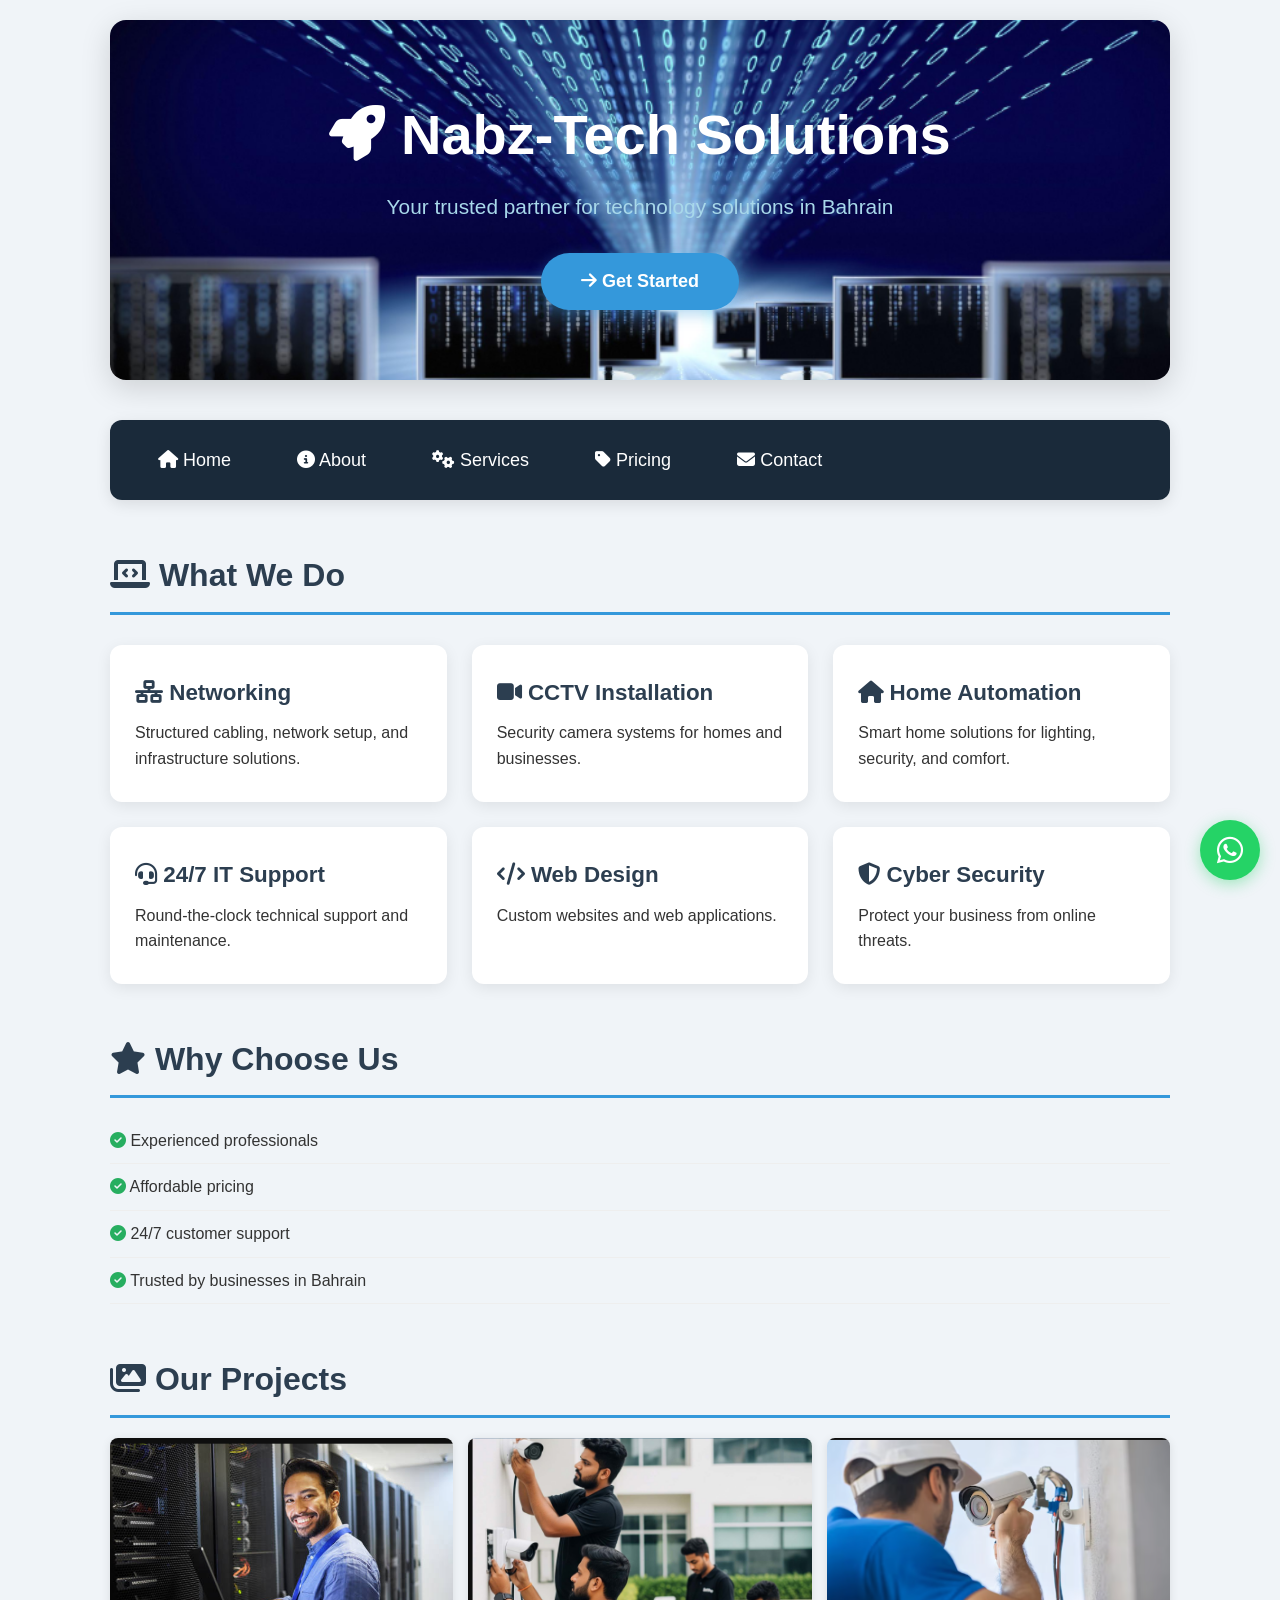
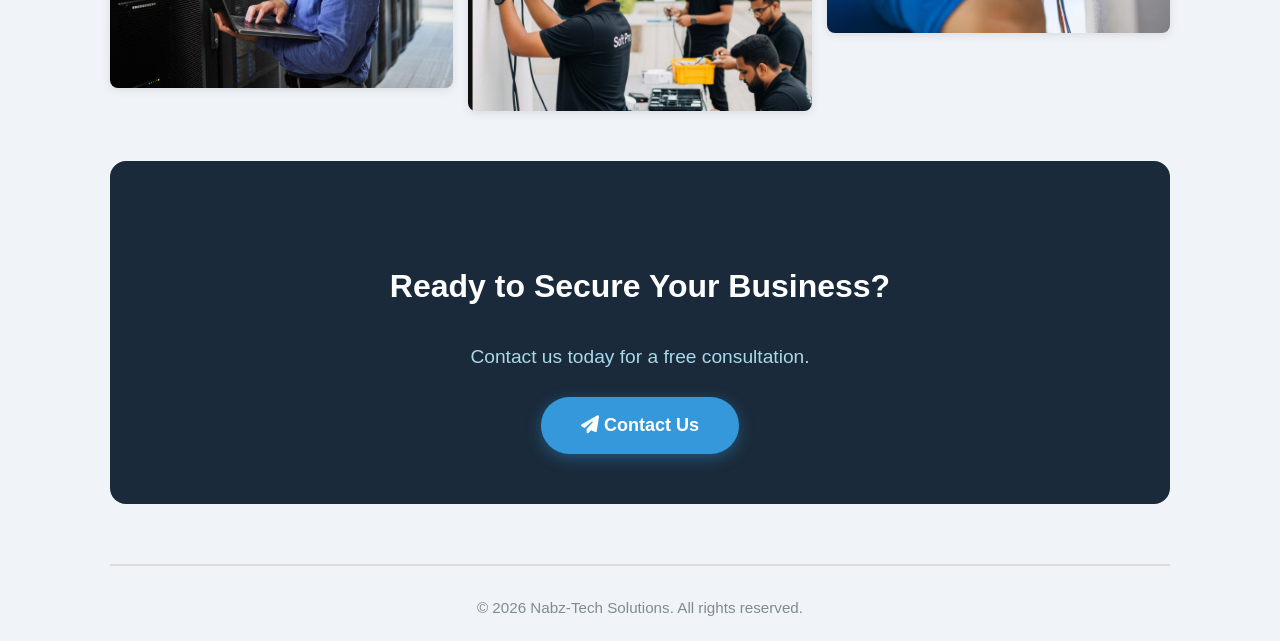
<file: index.html>
<!DOCTYPE html>
<html>
<head>
    <title>Nabz-Tech Solutions</title>
    <meta charset="UTF-8">
    <meta name="viewport" content="width=device-width, initial-scale=1.0">
    
    <!-- ===== CSS ===== -->
    <link rel="stylesheet" href="style.css">
    
    <!-- ===== FONT AWESOME ICONS ===== -->
    <link rel="stylesheet" href="https://cdnjs.cloudflare.com/ajax/libs/font-awesome/6.4.0/css/all.min.css">

    <!-- ===== WEB APP / PWA SETUP ===== -->
    <meta name="apple-mobile-web-app-capable" content="yes">
    <meta name="mobile-web-app-capable" content="yes">
    <meta name="apple-mobile-web-app-title" content="Nabz-Tech">
    <meta name="application-name" content="Nabz-Tech">
    <meta name="theme-color" content="#3498db">
    <link rel="manifest" href="manifest.json">
    <link rel="icon" type="image/png" sizes="192x192" href="nabz.png">
</head>
<body>

    <!-- ===== HERO SECTION ===== -->
    <header class="hero" style="background-image: url('back.png'); background-size: cover; background-position: center;">
        <h1><i class="fas fa-rocket"></i> Nabz-Tech Solutions</h1>
        <p class="subtitle">Your trusted partner for technology solutions in Bahrain</p>
        <a href="services.html" class="cta-button"><i class="fas fa-arrow-right"></i> Get Started</a>
    </header>
    <!-- ===== NAVIGATION ===== -->
    <nav>
        <a href="index.html"><i class="fas fa-home"></i> Home</a>
        <a href="about.html"><i class="fas fa-info-circle"></i> About</a>
        <a href="services.html"><i class="fas fa-cogs"></i> Services</a>
        <a href="pricing.html"><i class="fas fa-tag"></i> Pricing</a>
        <a href="contact.html"><i class="fas fa-envelope"></i> Contact</a>
    </nav>

    <!-- ===== WHAT WE DO ===== -->
    <section>
        <h2><i class="fas fa-laptop-code"></i> What We Do</h2>
        <div class="services-grid">
            <div class="service-card">
                <h3><i class="fas fa-network-wired"></i> Networking</h3>
                <p>Structured cabling, network setup, and infrastructure solutions.</p>
            </div>
            <div class="service-card">
                <h3><i class="fas fa-video"></i> CCTV Installation</h3>
                <p>Security camera systems for homes and businesses.</p>
            </div>
            <div class="service-card">
                <h3><i class="fas fa-home"></i> Home Automation</h3>
                <p>Smart home solutions for lighting, security, and comfort.</p>
            </div>
            <div class="service-card">
                <h3><i class="fas fa-headset"></i> 24/7 IT Support</h3>
                <p>Round-the-clock technical support and maintenance.</p>
            </div>
            <div class="service-card">
                <h3><i class="fas fa-code"></i> Web Design</h3>
                <p>Custom websites and web applications.</p>
            </div>
            <div class="service-card">
                <h3><i class="fas fa-shield-alt"></i> Cyber Security</h3>
                <p>Protect your business from online threats.</p>
            </div>
        </div>
    </section>

    <!-- ===== WHY CHOOSE US ===== -->
    <section>
        <h2><i class="fas fa-star"></i> Why Choose Us</h2>
        <ul>
            <li><i class="fas fa-check-circle" style="color: #27ae60;"></i> Experienced professionals</li>
            <li><i class="fas fa-check-circle" style="color: #27ae60;"></i> Affordable pricing</li>
            <li><i class="fas fa-check-circle" style="color: #27ae60;"></i> 24/7 customer support</li>
            <li><i class="fas fa-check-circle" style="color: #27ae60;"></i> Trusted by businesses in Bahrain</li>
        </ul>
    </section>

    <!-- ===== OUR PROJECTS ===== -->
    <section>
        <h2><i class="fas fa-images"></i> Our Projects</h2>
        <div style="display: grid; grid-template-columns: repeat(auto-fit, minmax(200px, 1fr)); gap: 15px;">
            <img src="server.png" alt="Project 1" style="width: 100%; border-radius: 8px; box-shadow: 0 2px 10px rgba(0,0,0,0.1);">
            <img src="security.png" alt="Project 2" style="width: 100%; border-radius: 8px; box-shadow: 0 2px 10px rgba(0,0,0,0.1);">
            <img src="cctv1.png" alt="Project 3" style="width: 100%; border-radius: 8px; box-shadow: 0 2px 10px rgba(0,0,0,0.1);">
        </div>
    </section>

    <!-- ===== CALL TO ACTION ===== -->
    <section class="cta-section">
        <h2>Ready to Secure Your Business?</h2>
        <p>Contact us today for a free consultation.</p>
        <a href="contact.html" class="cta-button"><i class="fas fa-paper-plane"></i> Contact Us</a>
    </section>

    <!-- ===== FOOTER ===== -->
    <footer>
        <p>&copy; 2026 Nabz-Tech Solutions. All rights reserved.</p>
    </footer>

    <!-- ===== FLOATING WHATSAPP BUTTON ===== -->
    <a href="https://wa.me/97333310360?text=Hi%20Nabz-Tech%20Solutions!%20I%20need%20your%20services." 
       target="_blank" 
       style="position: fixed; 
              bottom: 20px; 
              right: 20px; 
              background: #25D366; 
              color: white; 
              width: 60px; 
              height: 60px; 
              border-radius: 50%; 
              display: flex; 
              align-items: center; 
              justify-content: center; 
              font-size: 30px; 
              box-shadow: 0 4px 15px rgba(37, 211, 102, 0.4); 
              text-decoration: none; 
              z-index: 999;
              transition: transform 0.3s;"
       onmouseover="this.style.transform='scale(1.1)'" 
       onmouseout="this.style.transform='scale(1)'">
        <i class="fab fa-whatsapp"></i>
    </a>

    <!-- ===== REGISTER SERVICE WORKER (FOR WEB APP) ===== -->
    <script>
        // Register Service Worker for Web App
        if ('serviceWorker' in navigator) {
            navigator.serviceWorker.register('/nabztech.github.io/sw.js')
                .then(() => console.log('✅ Service Worker registered!'))
                .catch(err => console.log('❌ Service Worker error:', err));
        }
    </script>

</body>
</html>
</file>
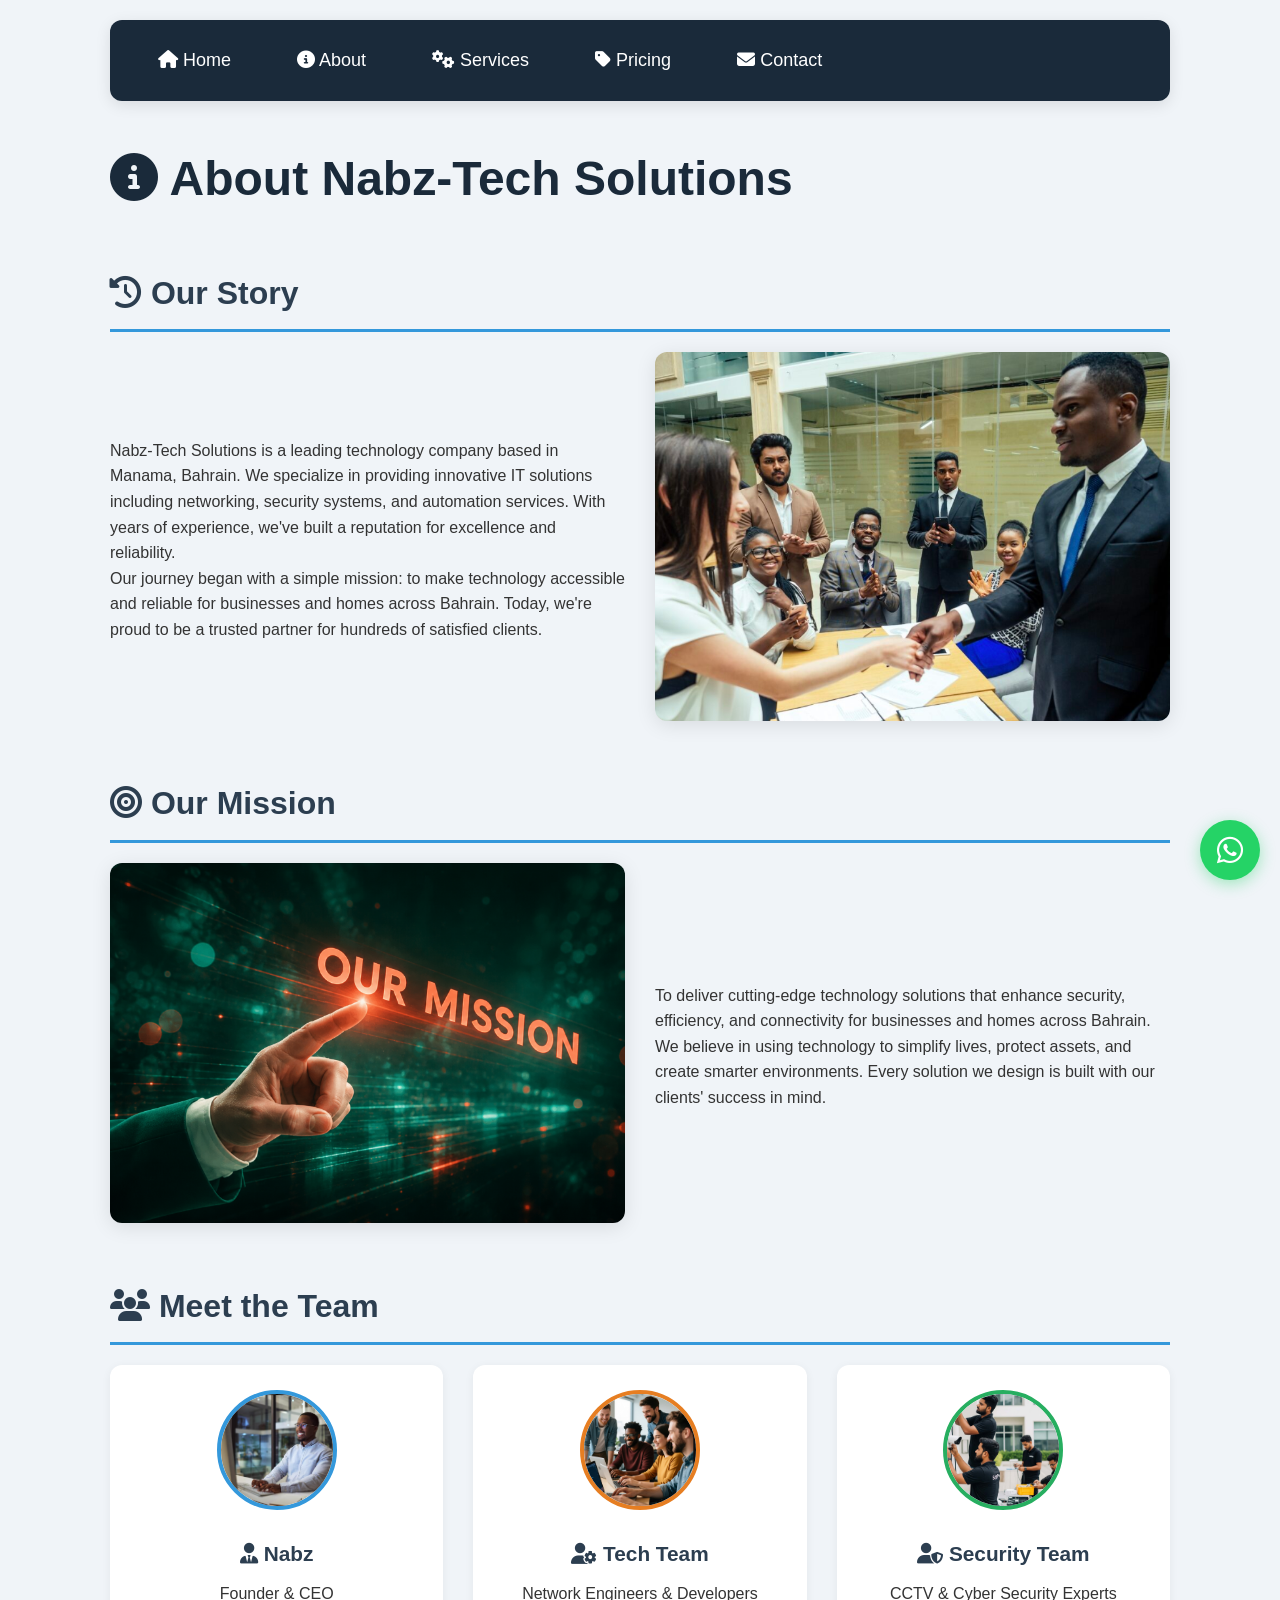
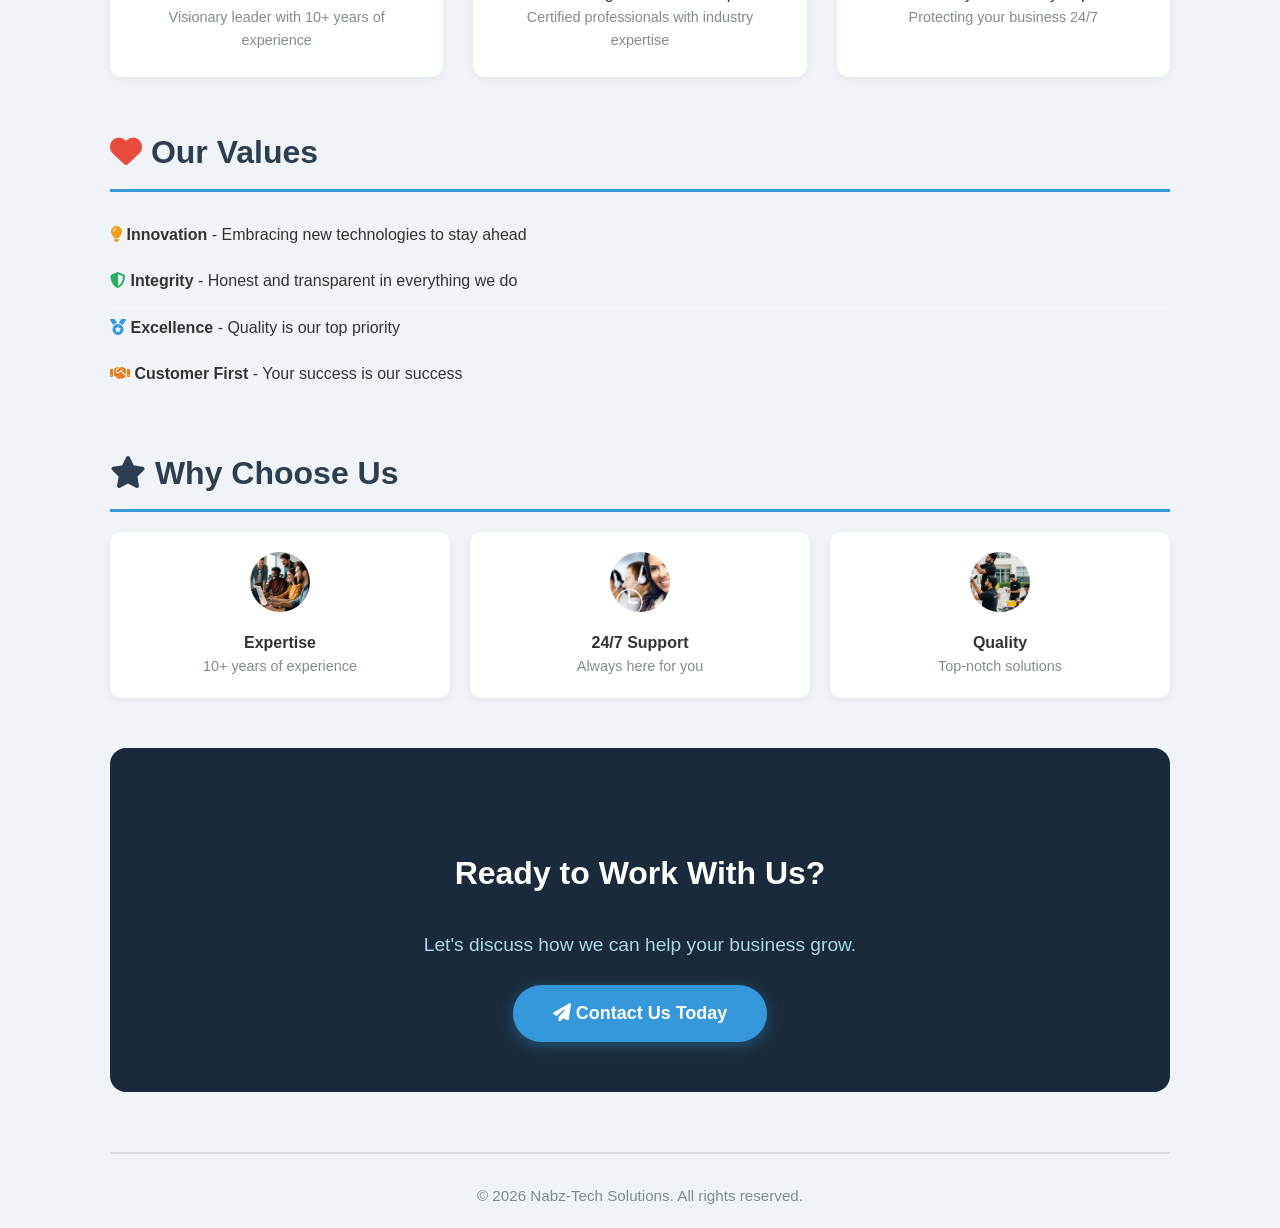
<file: about.html>
<!DOCTYPE html>
<html>
<head>
    <title>About Nabz-Tech</title>
    <link rel="stylesheet" href="style.css">
    <!-- Font Awesome Icons -->
    <link rel="stylesheet" href="https://cdnjs.cloudflare.com/ajax/libs/font-awesome/6.4.0/css/all.min.css">
</head>
<body>
    <nav>
    <a href="index.html"><i class="fas fa-home"></i> Home</a>
    <a href="about.html"><i class="fas fa-info-circle"></i> About</a>
    <a href="services.html"><i class="fas fa-cogs"></i> Services</a>
    <a href="pricing.html"><i class="fas fa-tag"></i> Pricing</a>
    <a href="contact.html"><i class="fas fa-envelope"></i> Contact</a>
</nav>
    <!-- ===== FLOATING WHATSAPP BUTTON ===== -->
<a href="https://wa.me/97333310359?text=Hi%20Nabz-Tech%20Solutions!%20I%20need%20your%20services." 
   target="_blank" 
   style="position: fixed; 
          bottom: 20px; 
          right: 20px; 
          background: #25D366; 
          color: white; 
          width: 60px; 
          height: 60px; 
          border-radius: 50%; 
          display: flex; 
          align-items: center; 
          justify-content: center; 
          font-size: 30px; 
          box-shadow: 0 4px 15px rgba(37, 211, 102, 0.4); 
          text-decoration: none; 
          z-index: 999;
          transition: transform 0.3s;">
    <i class="fab fa-whatsapp"></i>
</a>

    <h1><i class="fas fa-info-circle"></i> About Nabz-Tech Solutions</h1>

    <!-- ===== OUR STORY WITH IMAGE ===== -->
    <section>
        <h2><i class="fas fa-history"></i> Our Story</h2>
        <div style="display: flex; flex-wrap: wrap; gap: 30px; align-items: center;">
            <div style="flex: 1; min-width: 250px;">
                <p>Nabz-Tech Solutions is a leading technology company based in Manama, Bahrain. We specialize in providing innovative IT solutions including networking, security systems, and automation services. With years of experience, we've built a reputation for excellence and reliability.</p>
                <p>Our journey began with a simple mission: to make technology accessible and reliable for businesses and homes across Bahrain. Today, we're proud to be a trusted partner for hundreds of satisfied clients.</p>
            </div>
            <div style="flex: 1; min-width: 250px;">
                <img src="satif.png" alt="Nabz-Tech Office" style="width: 100%; border-radius: 12px; box-shadow: 0 4px 20px rgba(0,0,0,0.1);">
            </div>
        </div>
    </section>

    <!-- ===== OUR MISSION WITH IMAGE ===== -->
    <section>
        <h2><i class="fas fa-bullseye"></i> Our Mission</h2>
        <div style="display: flex; flex-wrap: wrap; gap: 30px; align-items: center; flex-direction: row-reverse;">
            <div style="flex: 1; min-width: 250px;">
                <p>To deliver cutting-edge technology solutions that enhance security, efficiency, and connectivity for businesses and homes across Bahrain.</p>
                <p>We believe in using technology to simplify lives, protect assets, and create smarter environments. Every solution we design is built with our clients' success in mind.</p>
            </div>
            <div style="flex: 1; min-width: 250px;">
                <img src="mission.png" alt="Our Mission" style="width: 100%; border-radius: 12px; box-shadow: 0 4px 20px rgba(0,0,0,0.1);">
            </div>
        </div>
    </section>

    <!-- ===== TEAM SECTION ===== -->
    <section>
        <h2><i class="fas fa-users"></i> Meet the Team</h2>
        <div style="display: grid; grid-template-columns: repeat(auto-fit, minmax(200px, 1fr)); gap: 30px; margin-top: 20px;">
            
            <!-- Team Member 1 -->
            <div style="background: white; padding: 25px; border-radius: 12px; text-align: center; box-shadow: 0 2px 10px rgba(0,0,0,0.06);">
                <img src="techguy.png" alt="Nabz - CEO" style="width: 120px; height: 120px; border-radius: 50%; object-fit: cover; border: 4px solid #3498db;">
                <h3><i class="fas fa-user-tie"></i> Nabz</h3>
                <p>Founder & CEO</p>
                <p style="font-size: 0.9em; color: #7f8c8d;">Visionary leader with 10+ years of experience</p>
            </div>

            <!-- Team Member 2 -->
            <div style="background: white; padding: 25px; border-radius: 12px; text-align: center; box-shadow: 0 2px 10px rgba(0,0,0,0.06);">
                <img src="techteam.png" alt="Tech Team" style="width: 120px; height: 120px; border-radius: 50%; object-fit: cover; border: 4px solid #e67e22;">
                <h3><i class="fas fa-user-cog"></i> Tech Team</h3>
                <p>Network Engineers & Developers</p>
                <p style="font-size: 0.9em; color: #7f8c8d;">Certified professionals with industry expertise</p>
            </div>

            <!-- Team Member 3 -->
            <div style="background: white; padding: 25px; border-radius: 12px; text-align: center; box-shadow: 0 2px 10px rgba(0,0,0,0.06);">
                <img src="security.png" alt="Security Team" style="width: 120px; height: 120px; border-radius: 50%; object-fit: cover; border: 4px solid #27ae60;">
                <h3><i class="fas fa-user-shield"></i> Security Team</h3>
                <p>CCTV & Cyber Security Experts</p>
                <p style="font-size: 0.9em; color: #7f8c8d;">Protecting your business 24/7</p>
            </div>

        </div>
    </section>

    <!-- ===== OUR VALUES ===== -->
    <section>
        <h2><i class="fas fa-heart" style="color: #e74c3c;"></i> Our Values</h2>
        <ul>
            <li><i class="fas fa-lightbulb" style="color: #f39c12;"></i> <strong>Innovation</strong> - Embracing new technologies to stay ahead</li>
            <li><i class="fas fa-shield-alt" style="color: #27ae60;"></i> <strong>Integrity</strong> - Honest and transparent in everything we do</li>
            <li><i class="fas fa-medal" style="color: #3498db;"></i> <strong>Excellence</strong> - Quality is our top priority</li>
            <li><i class="fas fa-handshake" style="color: #e67e22;"></i> <strong>Customer First</strong> - Your success is our success</li>
        </ul>
    </section>

    <!-- ===== WHY CHOOSE US WITH IMAGES ===== -->
    <section>
        <h2><i class="fas fa-star"></i> Why Choose Us</h2>
        <div style="display: grid; grid-template-columns: repeat(auto-fit, minmax(200px, 1fr)); gap: 20px;">
            <div style="background: white; padding: 20px; border-radius: 12px; text-align: center; box-shadow: 0 2px 10px rgba(0,0,0,0.06);">
                <img src="techteam.png" alt="Expertise" style="width: 60px; height: 60px; border-radius: 50%; object-fit: cover; margin-bottom: 10px;">
                <h4>Expertise</h4>
                <p style="font-size: 0.9em; color: #7f8c8d;">10+ years of experience</p>
            </div>
            <div style="background: white; padding: 20px; border-radius: 12px; text-align: center; box-shadow: 0 2px 10px rgba(0,0,0,0.06);">
                <img src="247.png" alt="24/7 Support" style="width: 60px; height: 60px; border-radius: 50%; object-fit: cover; margin-bottom: 10px;">
                <h4>24/7 Support</h4>
                <p style="font-size: 0.9em; color: #7f8c8d;">Always here for you</p>
            </div>
            <div style="background: white; padding: 20px; border-radius: 12px; text-align: center; box-shadow: 0 2px 10px rgba(0,0,0,0.06);">
                <img src="security.png" alt="Quality" style="width: 60px; height: 60px; border-radius: 50%; object-fit: cover; margin-bottom: 10px;">
                <h4>Quality</h4>
                <p style="font-size: 0.9em; color: #7f8c8d;">Top-notch solutions</p>
            </div>
        </div>
    </section>

    <!-- ===== CALL TO ACTION ===== -->
    <section class="cta-section">
        <h2>Ready to Work With Us?</h2>
        <p>Let's discuss how we can help your business grow.</p>
        <a href="contact.html" class="cta-button"><i class="fas fa-paper-plane"></i> Contact Us Today</a>
    </section>

    <footer>
        <p>&copy; 2026 Nabz-Tech Solutions. All rights reserved.</p>
    </footer>
</body>
</html>
</file>
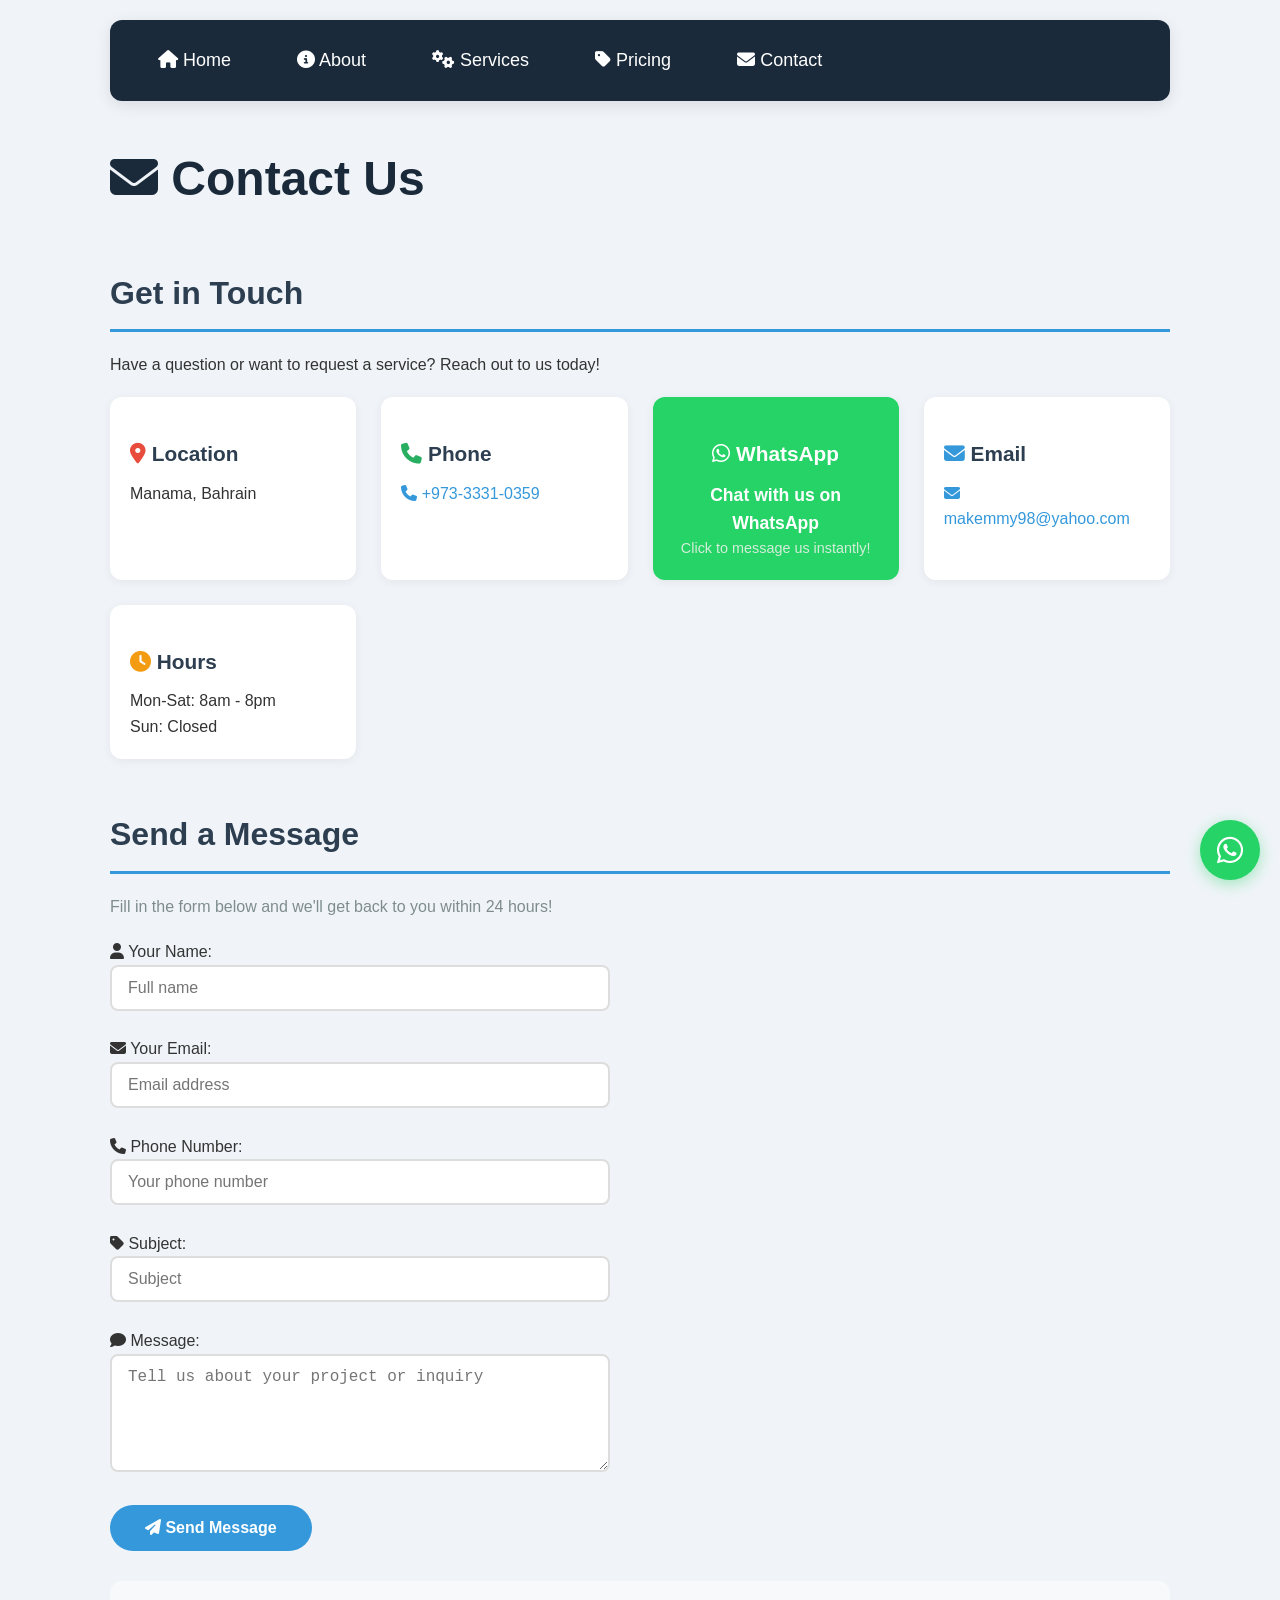
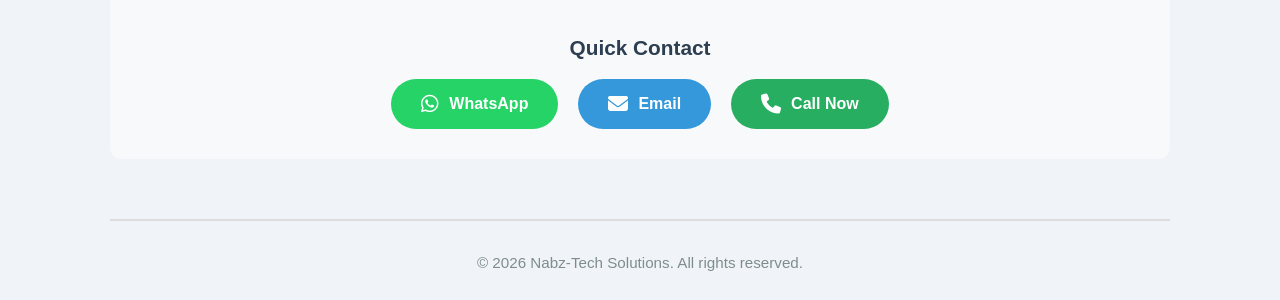
<file: contact.html>
<!DOCTYPE html>
<html>
<head>
    <title>Contact Nabz-Tech</title>
    <link rel="stylesheet" href="style.css">
    <link rel="stylesheet" href="https://cdnjs.cloudflare.com/ajax/libs/font-awesome/6.4.0/css/all.min.css">
</head>
<body>
    <nav>
    <a href="index.html"><i class="fas fa-home"></i> Home</a>
    <a href="about.html"><i class="fas fa-info-circle"></i> About</a>
    <a href="services.html"><i class="fas fa-cogs"></i> Services</a>
    <a href="pricing.html"><i class="fas fa-tag"></i> Pricing</a>
    <a href="contact.html"><i class="fas fa-envelope"></i> Contact</a>
</nav>

    <h1><i class="fas fa-envelope"></i> Contact Us</h1>

    <section>
        <h2>Get in Touch</h2>
        <p>Have a question or want to request a service? Reach out to us today!</p>
    </section>

    <!-- ===== CONTACT INFO ===== -->
    <section>
        <div class="contact-info">
            <div>
                <h3><i class="fas fa-map-marker-alt" style="color: #e74c3c;"></i> Location</h3>
                <p>Manama, Bahrain</p>
            </div>
            
            <div>
                <h3><i class="fas fa-phone" style="color: #27ae60;"></i> Phone</h3>
                <p><a href="tel:+97333310359"><i class="fas fa-phone"></i> +973-3331-0359</a></p>
            </div>

            <div style="background: #25D366; color: white; border-radius: 12px; padding: 20px; text-align: center;">
                <h3 style="color: white;"><i class="fab fa-whatsapp"></i> WhatsApp</h3>
                <p style="color: white; font-size: 1.1em;">
                    <a href="https://wa.me/97333310359?text=Hi%20Nabz-Tech%20Solutions!%20I%20need%20your%20services." 
                       target="_blank" 
                       style="color: white; text-decoration: none; font-weight: bold;">
                        Chat with us on WhatsApp
                    </a>
                </p>
                <p style="color: #d4edda; font-size: 0.9em;">Click to message us instantly!</p>
            </div>

            <div>
                <h3><i class="fas fa-envelope" style="color: #3498db;"></i> Email</h3>
                <p><a href="mailto:makemmy98@yahoo.com?subject=Inquiry%20about%20Nabz-Tech%20Services">
                    <i class="fas fa-envelope"></i> makemmy98@yahoo.com
                </a></p>
            </div>

            <div>
                <h3><i class="fas fa-clock" style="color: #f39c12;"></i> Hours</h3>
                <p>Mon-Sat: 8am - 8pm<br>Sun: Closed</p>
            </div>
        </div>
    </section>

    <!-- ===== WORKING CONTACT FORM ===== -->
    <section>
        <h2>Send a Message</h2>
        <p style="color: #7f8c8d; margin-bottom: 20px;">Fill in the form below and we'll get back to you within 24 hours!</p>

        <form action="https://formsubmit.co/makemmy98@yahoo.com" method="POST">
            <!-- ✅ FIXED: Redirects to homepage after sending -->
            <input type="hidden" name="_subject" value="New Nabz-Tech Inquiry">
            <input type="hidden" name="_captcha" value="false">
            <input type="hidden" name="_next" value="https://emmanuel-nabz.github.io/nabztech.github.io/index.html">
            
            <label for="name"><i class="fas fa-user"></i> Your Name:</label><br>
            <input type="text" id="name" name="name" placeholder="Full name" required><br><br>
            
            <label for="email"><i class="fas fa-envelope"></i> Your Email:</label><br>
            <input type="email" id="email" name="email" placeholder="Email address" required><br><br>
            
            <label for="phone"><i class="fas fa-phone"></i> Phone Number:</label><br>
            <input type="tel" id="phone" name="phone" placeholder="Your phone number"><br><br>
            
            <label for="subject"><i class="fas fa-tag"></i> Subject:</label><br>
            <input type="text" id="subject" name="subject" placeholder="Subject"><br><br>
            
            <label for="message"><i class="fas fa-comment"></i> Message:</label><br>
            <textarea id="message" name="message" rows="5" placeholder="Tell us about your project or inquiry" required></textarea><br><br>
            
            <button type="submit"><i class="fas fa-paper-plane"></i> Send Message</button>
        </form>
    </section>

    <!-- ===== QUICK CONTACT BUTTONS ===== -->
    <section style="background: #f8f9fa; padding: 30px; border-radius: 12px; text-align: center; margin-top: 30px;">
        <h3>Quick Contact</h3>
        <div style="display: flex; flex-wrap: wrap; justify-content: center; gap: 20px; margin-top: 15px;">
            <a href="https://wa.me/97333310359?text=Hi%20Nabz-Tech%20Solutions!%20I%20need%20your%20services." 
               target="_blank" 
               style="background: #25D366; color: white; padding: 12px 30px; border-radius: 50px; text-decoration: none; font-weight: bold; display: inline-flex; align-items: center; gap: 10px;">
                <i class="fab fa-whatsapp" style="font-size: 20px;"></i> WhatsApp
            </a>
            
            <a href="mailto:makemmy98@yahoo.com?subject=Inquiry%20about%20Nabz-Tech%20Services" 
               style="background: #3498db; color: white; padding: 12px 30px; border-radius: 50px; text-decoration: none; font-weight: bold; display: inline-flex; align-items: center; gap: 10px;">
                <i class="fas fa-envelope" style="font-size: 20px;"></i> Email
            </a>
            <a href="tel:+97333310359" 
               style="background: #27ae60; color: white; padding: 12px 30px; border-radius: 50px; text-decoration: none; font-weight: bold; display: inline-flex; align-items: center; gap: 10px;">
                <i class="fas fa-phone" style="font-size: 20px;"></i> Call Now
            </a>
        </div>
    </section>

    <footer>
        <p>&copy; 2026 Nabz-Tech Solutions. All rights reserved.</p>
    </footer>

    <!-- ===== FLOATING WHATSAPP BUTTON ===== -->
    <a href="https://wa.me/97333310359?text=Hi%20Nabz-Tech%20Solutions!%20I%20need%20your%20services." 
       target="_blank" 
       style="position: fixed; 
              bottom: 20px; 
              right: 20px; 
              background: #25D366; 
              color: white; 
              width: 60px; 
              height: 60px; 
              border-radius: 50%; 
              display: flex; 
              align-items: center; 
              justify-content: center; 
              font-size: 30px; 
              box-shadow: 0 4px 15px rgba(37, 211, 102, 0.4); 
              text-decoration: none; 
              z-index: 999;
              transition: transform 0.3s;"
       onmouseover="this.style.transform='scale(1.1)'" 
       onmouseout="this.style.transform='scale(1)'">
        <i class="fab fa-whatsapp"></i>
    </a>

</body>
</html>
</file>
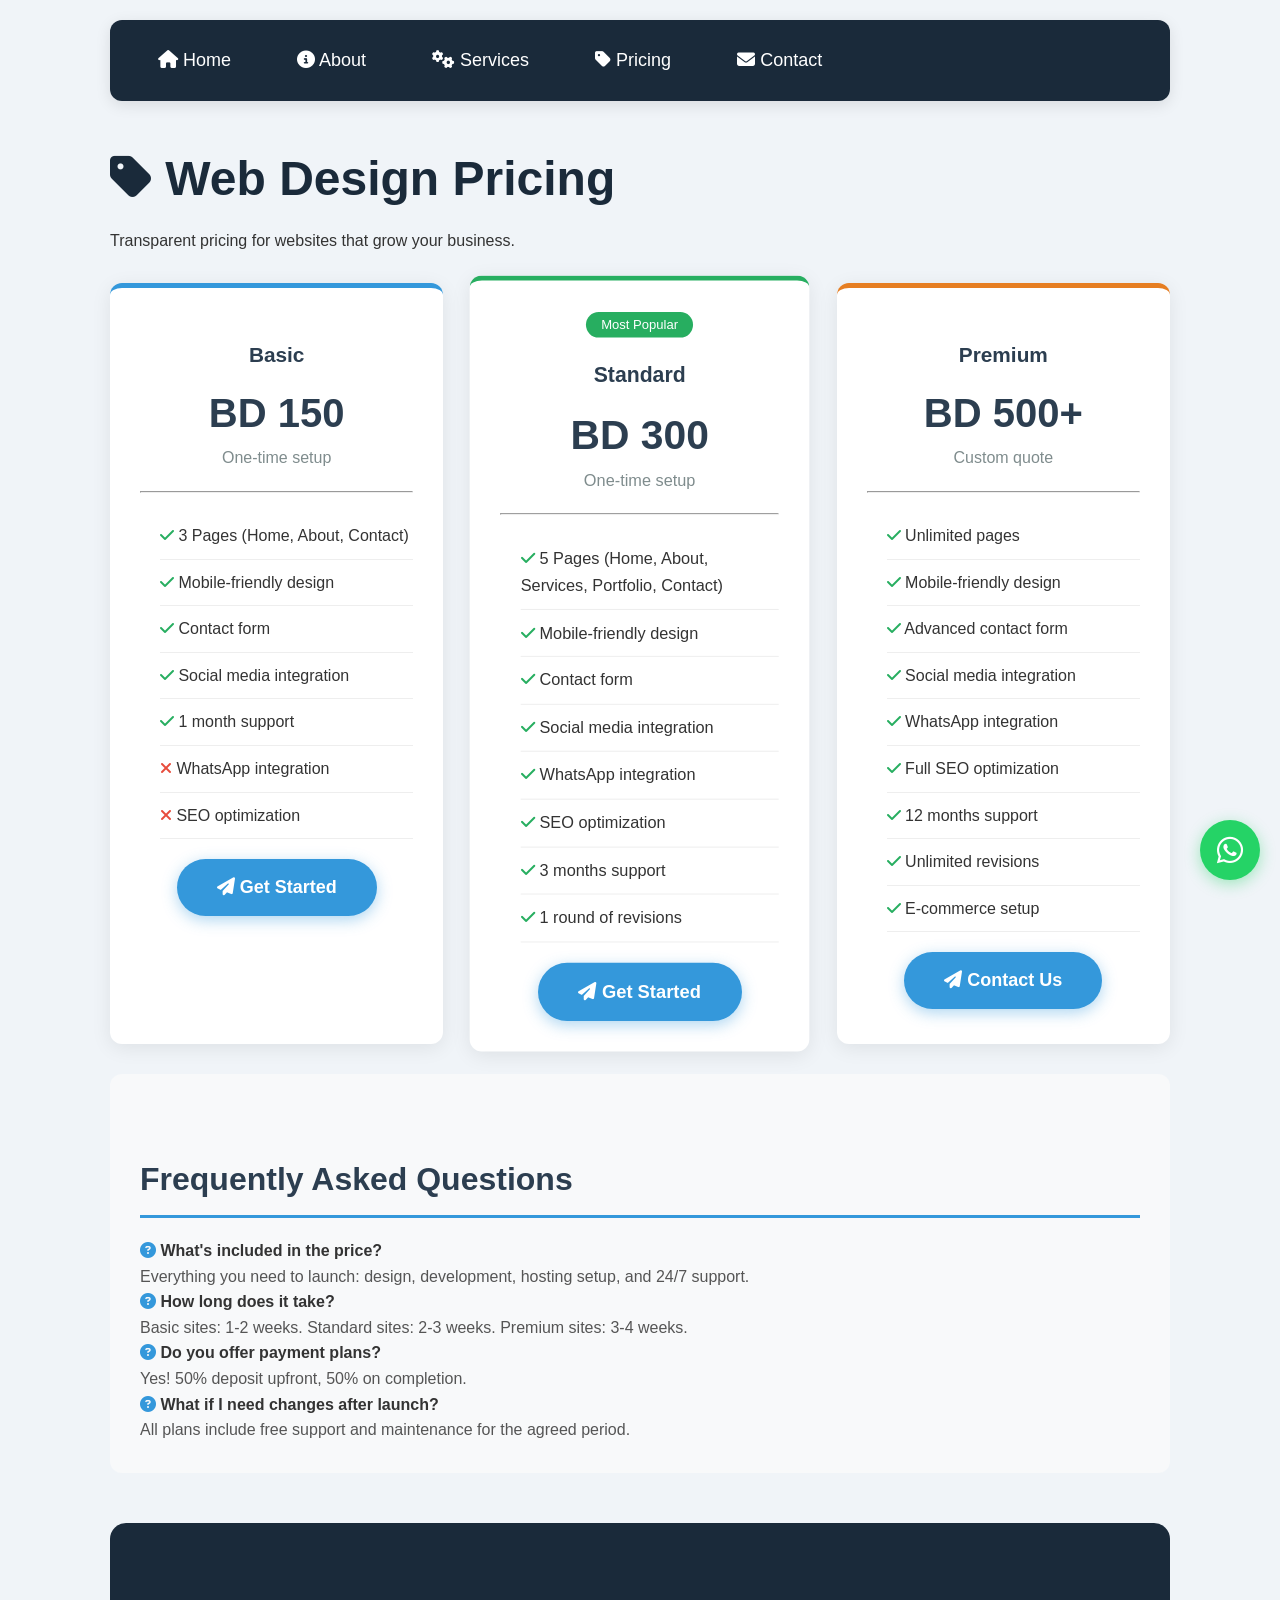
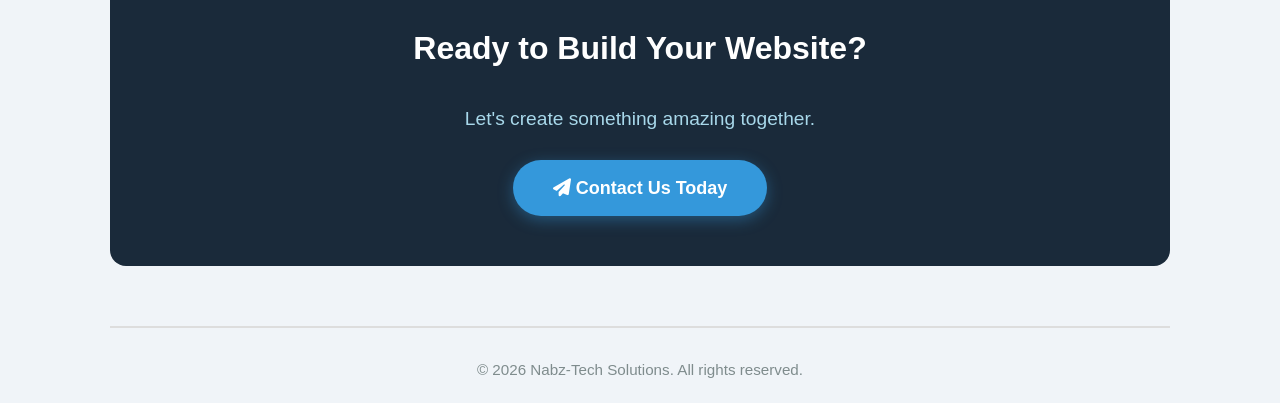
<file: pricing.html>
<!DOCTYPE html>
<html>
<head>
    <title>Pricing - Nabz-Tech</title>
    <link rel="stylesheet" href="style.css">
    <link rel="stylesheet" href="https://cdnjs.cloudflare.com/ajax/libs/font-awesome/6.4.0/css/all.min.css">
</head>
<body>
    <nav>
    <a href="index.html"><i class="fas fa-home"></i> Home</a>
    <a href="about.html"><i class="fas fa-info-circle"></i> About</a>
    <a href="services.html"><i class="fas fa-cogs"></i> Services</a>
    <a href="pricing.html"><i class="fas fa-tag"></i> Pricing</a>
    <a href="contact.html"><i class="fas fa-envelope"></i> Contact</a>
</nav>
    <h1><i class="fas fa-tag"></i> Web Design Pricing</h1>
    <p>Transparent pricing for websites that grow your business.</p>

    <section>
        <div style="display: grid; grid-template-columns: repeat(auto-fit, minmax(280px, 1fr)); gap: 30px; margin-top: 30px;">
            
            <!-- Basic Plan -->
            <div style="background: white; border-radius: 12px; padding: 30px; box-shadow: 0 4px 20px rgba(0,0,0,0.08); text-align: center; border-top: 5px solid #3498db;">
                <h3 style="color: #2c3e50;">Basic</h3>
                <p style="font-size: 2.5em; font-weight: bold; color: #2c3e50;">BD 150</p>
                <p style="color: #7f8c8d;">One-time setup</p>
                <hr style="margin: 20px 0;">
                <ul style="text-align: left; padding-left: 20px;">
                    <li><i class="fas fa-check" style="color: #27ae60;"></i> 3 Pages (Home, About, Contact)</li>
                    <li><i class="fas fa-check" style="color: #27ae60;"></i> Mobile-friendly design</li>
                    <li><i class="fas fa-check" style="color: #27ae60;"></i> Contact form</li>
                    <li><i class="fas fa-check" style="color: #27ae60;"></i> Social media integration</li>
                    <li><i class="fas fa-check" style="color: #27ae60;"></i> 1 month support</li>
                    <li><i class="fas fa-times" style="color: #e74c3c;"></i> WhatsApp integration</li>
                    <li><i class="fas fa-times" style="color: #e74c3c;"></i> SEO optimization</li>
                </ul>
                <a href="contact.html?service=Basic%20Website" class="cta-button" style="margin-top: 20px; display: inline-block;">
                    <i class="fas fa-paper-plane"></i> Get Started
                </a>
            </div>

            <!-- Standard Plan -->
            <div style="background: white; border-radius: 12px; padding: 30px; box-shadow: 0 4px 20px rgba(0,0,0,0.08); text-align: center; border-top: 5px solid #27ae60; transform: scale(1.02);">
                <span style="background: #27ae60; color: white; padding: 5px 15px; border-radius: 20px; font-size: 0.8em;">Most Popular</span>
                <h3 style="color: #2c3e50;">Standard</h3>
                <p style="font-size: 2.5em; font-weight: bold; color: #2c3e50;">BD 300</p>
                <p style="color: #7f8c8d;">One-time setup</p>
                <hr style="margin: 20px 0;">
                <ul style="text-align: left; padding-left: 20px;">
                    <li><i class="fas fa-check" style="color: #27ae60;"></i> 5 Pages (Home, About, Services, Portfolio, Contact)</li>
                    <li><i class="fas fa-check" style="color: #27ae60;"></i> Mobile-friendly design</li>
                    <li><i class="fas fa-check" style="color: #27ae60;"></i> Contact form</li>
                    <li><i class="fas fa-check" style="color: #27ae60;"></i> Social media integration</li>
                    <li><i class="fas fa-check" style="color: #27ae60;"></i> WhatsApp integration</li>
                    <li><i class="fas fa-check" style="color: #27ae60;"></i> SEO optimization</li>
                    <li><i class="fas fa-check" style="color: #27ae60;"></i> 3 months support</li>
                    <li><i class="fas fa-check" style="color: #27ae60;"></i> 1 round of revisions</li>
                </ul>
                <a href="contact.html?service=Standard%20Website" class="cta-button" style="margin-top: 20px; display: inline-block;">
                    <i class="fas fa-paper-plane"></i> Get Started
                </a>
            </div>

            <!-- Premium Plan -->
            <div style="background: white; border-radius: 12px; padding: 30px; box-shadow: 0 4px 20px rgba(0,0,0,0.08); text-align: center; border-top: 5px solid #e67e22;">
                <h3 style="color: #2c3e50;">Premium</h3>
                <p style="font-size: 2.5em; font-weight: bold; color: #2c3e50;">BD 500+</p>
                <p style="color: #7f8c8d;">Custom quote</p>
                <hr style="margin: 20px 0;">
                <ul style="text-align: left; padding-left: 20px;">
                    <li><i class="fas fa-check" style="color: #27ae60;"></i> Unlimited pages</li>
                    <li><i class="fas fa-check" style="color: #27ae60;"></i> Mobile-friendly design</li>
                    <li><i class="fas fa-check" style="color: #27ae60;"></i> Advanced contact form</li>
                    <li><i class="fas fa-check" style="color: #27ae60;"></i> Social media integration</li>
                    <li><i class="fas fa-check" style="color: #27ae60;"></i> WhatsApp integration</li>
                    <li><i class="fas fa-check" style="color: #27ae60;"></i> Full SEO optimization</li>
                    <li><i class="fas fa-check" style="color: #27ae60;"></i> 12 months support</li>
                    <li><i class="fas fa-check" style="color: #27ae60;"></i> Unlimited revisions</li>
                    <li><i class="fas fa-check" style="color: #27ae60;"></i> E-commerce setup</li>
                </ul>
                <a href="contact.html?service=Premium%20Website" class="cta-button" style="margin-top: 20px; display: inline-block;">
                    <i class="fas fa-paper-plane"></i> Contact Us
                </a>
            </div>
        </div>
    </section>

    <!-- FAQ Section -->
    <section style="background: #f8f9fa; padding: 30px; border-radius: 12px; margin-top: 30px;">
        <h2>Frequently Asked Questions</h2>
        
        <div style="margin-top: 20px;">
            <h4><i class="fas fa-question-circle" style="color: #3498db;"></i> What's included in the price?</h4>
            <p style="color: #555;">Everything you need to launch: design, development, hosting setup, and 24/7 support.</p>
            
            <h4><i class="fas fa-question-circle" style="color: #3498db;"></i> How long does it take?</h4>
            <p style="color: #555;">Basic sites: 1-2 weeks. Standard sites: 2-3 weeks. Premium sites: 3-4 weeks.</p>
            
            <h4><i class="fas fa-question-circle" style="color: #3498db;"></i> Do you offer payment plans?</h4>
            <p style="color: #555;">Yes! 50% deposit upfront, 50% on completion.</p>
            
            <h4><i class="fas fa-question-circle" style="color: #3498db;"></i> What if I need changes after launch?</h4>
            <p style="color: #555;">All plans include free support and maintenance for the agreed period.</p>
        </div>
    </section>

    <!-- Call to Action -->
    <section class="cta-section">
        <h2>Ready to Build Your Website?</h2>
        <p>Let's create something amazing together.</p>
        <a href="contact.html" class="cta-button"><i class="fas fa-paper-plane"></i> Contact Us Today</a>
    </section>

    <footer>
        <p>&copy; 2026 Nabz-Tech Solutions. All rights reserved.</p>
    </footer>

    <!-- Floating WhatsApp -->
    <a href="https://wa.me/97333310359?text=Hi%20Nabz-Tech!%20I%20need%20a%20website." 
       target="_blank" 
       style="position: fixed; 
              bottom: 20px; 
              right: 20px; 
              background: #25D366; 
              color: white; 
              width: 60px; 
              height: 60px; 
              border-radius: 50%; 
              display: flex; 
              align-items: center; 
              justify-content: center; 
              font-size: 30px; 
              box-shadow: 0 4px 15px rgba(37, 211, 102, 0.4); 
              text-decoration: none; 
              z-index: 999;
              transition: transform 0.3s;"
       onmouseover="this.style.transform='scale(1.1)'" 
       onmouseout="this.style.transform='scale(1)'">
        <i class="fab fa-whatsapp"></i>
    </a>
</body>
</html>
</file>
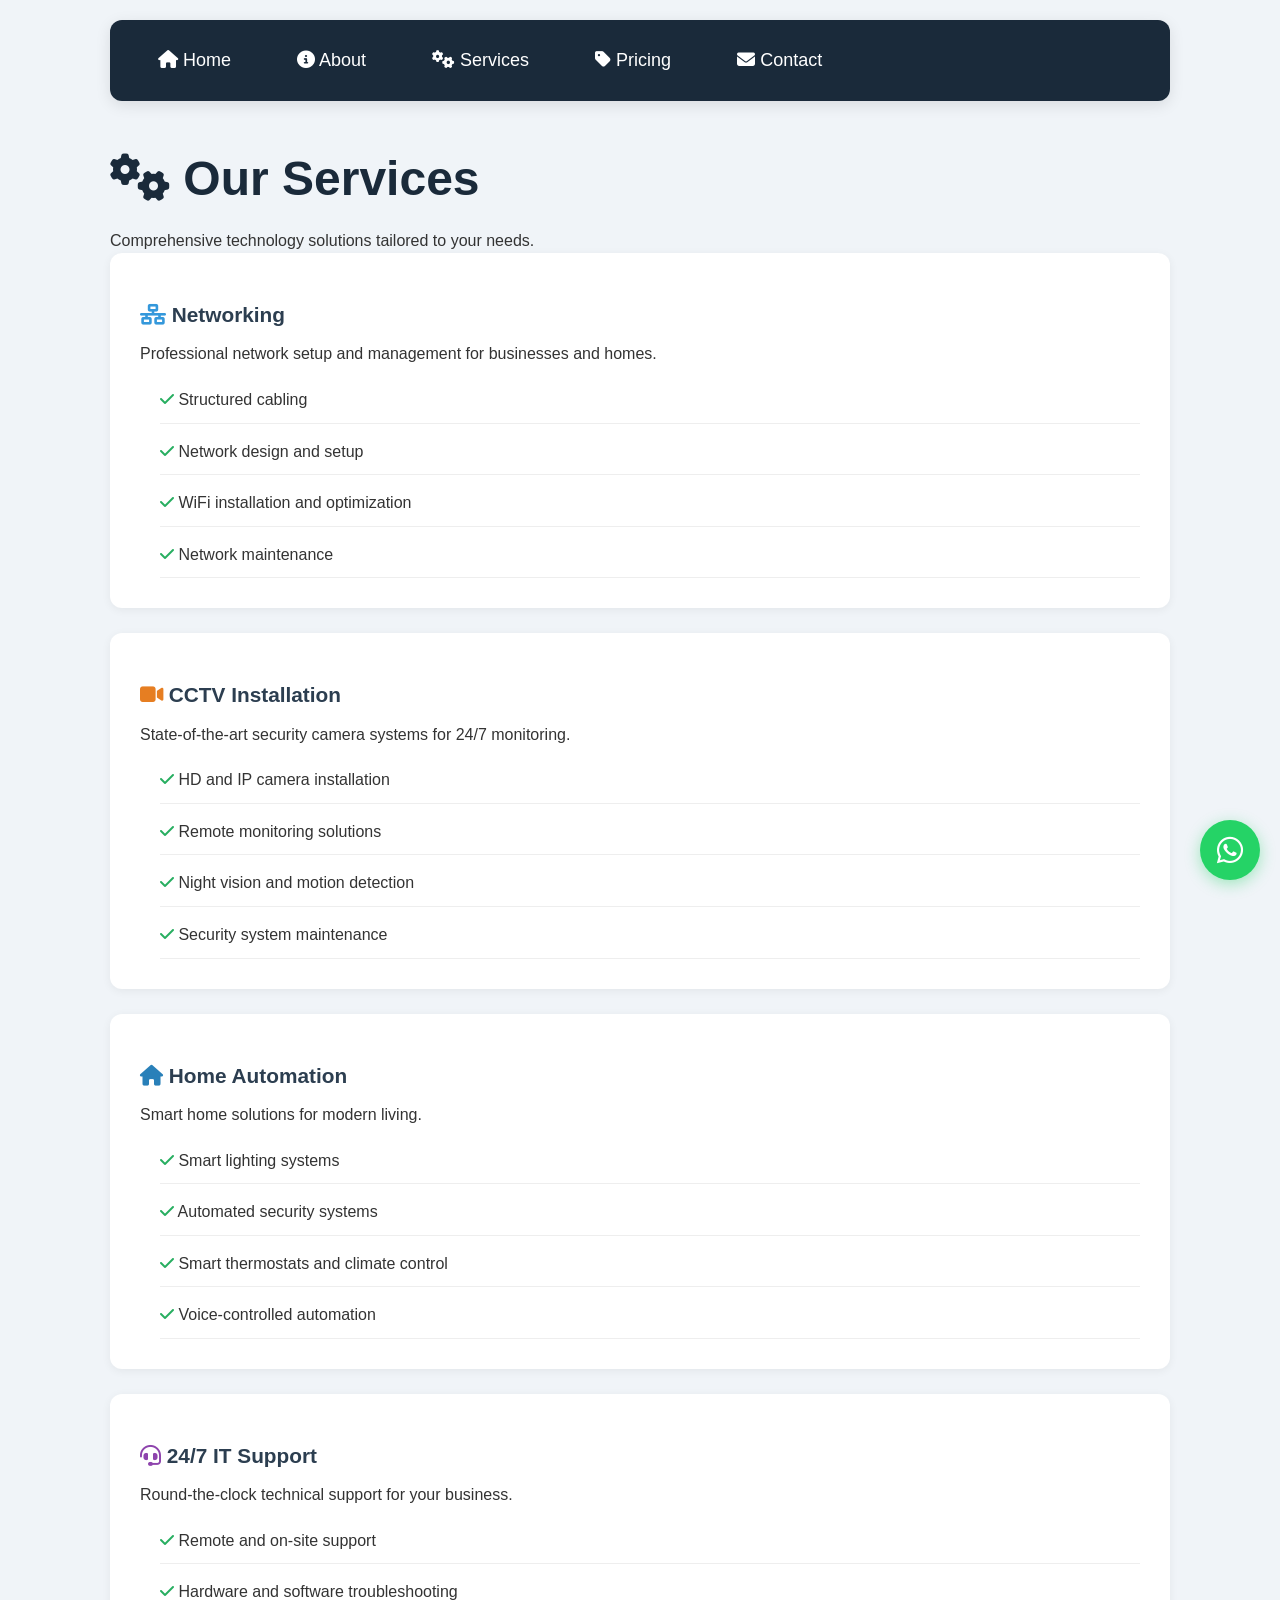
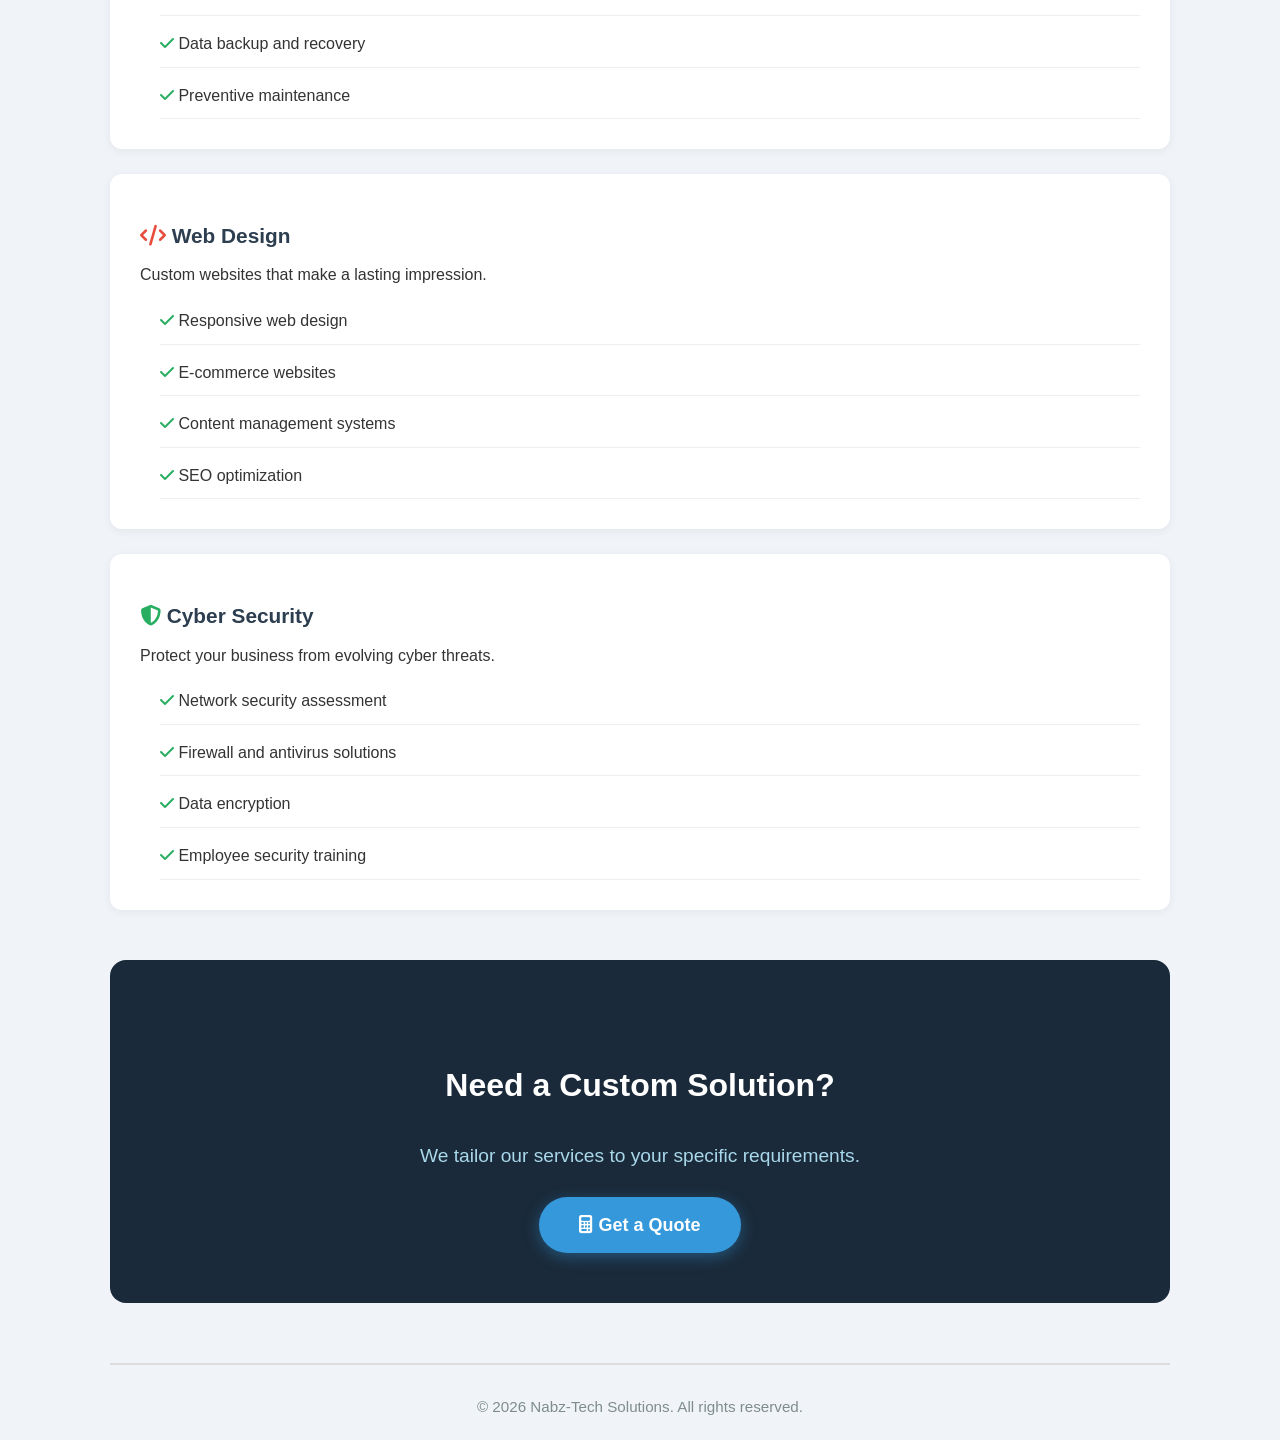
<file: services.html>
<!DOCTYPE html>
<html>
<head>
    <title>Our Services - Nabz-Tech</title>
    <link rel="stylesheet" href="style.css">
    <link rel="stylesheet" href="https://cdnjs.cloudflare.com/ajax/libs/font-awesome/6.4.0/css/all.min.css">
</head>
<body>
    <nav>
    <a href="index.html"><i class="fas fa-home"></i> Home</a>
    <a href="about.html"><i class="fas fa-info-circle"></i> About</a>
    <a href="services.html"><i class="fas fa-cogs"></i> Services</a>
    <a href="pricing.html"><i class="fas fa-tag"></i> Pricing</a>
    <a href="contact.html"><i class="fas fa-envelope"></i> Contact</a>
</nav>
    <!-- ===== FLOATING WHATSAPP BUTTON ===== -->
<a href="https://wa.me/97333310359?text=Hi%20Nabz-Tech%20Solutions!%20I%20need%20your%20services." 
   target="_blank" 
   style="position: fixed; 
          bottom: 20px; 
          right: 20px; 
          background: #25D366; 
          color: white; 
          width: 60px; 
          height: 60px; 
          border-radius: 50%; 
          display: flex; 
          align-items: center; 
          justify-content: center; 
          font-size: 30px; 
          box-shadow: 0 4px 15px rgba(37, 211, 102, 0.4); 
          text-decoration: none; 
          z-index: 999;
          transition: transform 0.3s;">
    <i class="fab fa-whatsapp"></i>
</a>
    <h1><i class="fas fa-cogs"></i> Our Services</h1>
    <p>Comprehensive technology solutions tailored to your needs.</p>

    <section>
        <div class="service-detail">
            <h3><i class="fas fa-network-wired" style="color: #3498db;"></i> Networking</h3>
            <p>Professional network setup and management for businesses and homes.</p>
            <ul>
                <li><i class="fas fa-check" style="color: #27ae60;"></i> Structured cabling</li>
                <li><i class="fas fa-check" style="color: #27ae60;"></i> Network design and setup</li>
                <li><i class="fas fa-check" style="color: #27ae60;"></i> WiFi installation and optimization</li>
                <li><i class="fas fa-check" style="color: #27ae60;"></i> Network maintenance</li>
            </ul>
        </div>

        <div class="service-detail">
            <h3><i class="fas fa-video" style="color: #e67e22;"></i> CCTV Installation</h3>
            <p>State-of-the-art security camera systems for 24/7 monitoring.</p>
            <ul>
                <li><i class="fas fa-check" style="color: #27ae60;"></i> HD and IP camera installation</li>
                <li><i class="fas fa-check" style="color: #27ae60;"></i> Remote monitoring solutions</li>
                <li><i class="fas fa-check" style="color: #27ae60;"></i> Night vision and motion detection</li>
                <li><i class="fas fa-check" style="color: #27ae60;"></i> Security system maintenance</li>
            </ul>
        </div>

        <div class="service-detail">
            <h3><i class="fas fa-home" style="color: #2980b9;"></i> Home Automation</h3>
            <p>Smart home solutions for modern living.</p>
            <ul>
                <li><i class="fas fa-check" style="color: #27ae60;"></i> Smart lighting systems</li>
                <li><i class="fas fa-check" style="color: #27ae60;"></i> Automated security systems</li>
                <li><i class="fas fa-check" style="color: #27ae60;"></i> Smart thermostats and climate control</li>
                <li><i class="fas fa-check" style="color: #27ae60;"></i> Voice-controlled automation</li>
            </ul>
        </div>

        <div class="service-detail">
            <h3><i class="fas fa-headset" style="color: #8e44ad;"></i> 24/7 IT Support</h3>
            <p>Round-the-clock technical support for your business.</p>
            <ul>
                <li><i class="fas fa-check" style="color: #27ae60;"></i> Remote and on-site support</li>
                <li><i class="fas fa-check" style="color: #27ae60;"></i> Hardware and software troubleshooting</li>
                <li><i class="fas fa-check" style="color: #27ae60;"></i> Data backup and recovery</li>
                <li><i class="fas fa-check" style="color: #27ae60;"></i> Preventive maintenance</li>
            </ul>
        </div>

        <div class="service-detail">
            <h3><i class="fas fa-code" style="color: #e74c3c;"></i> Web Design</h3>
            <p>Custom websites that make a lasting impression.</p>
            <ul>
                <li><i class="fas fa-check" style="color: #27ae60;"></i> Responsive web design</li>
                <li><i class="fas fa-check" style="color: #27ae60;"></i> E-commerce websites</li>
                <li><i class="fas fa-check" style="color: #27ae60;"></i> Content management systems</li>
                <li><i class="fas fa-check" style="color: #27ae60;"></i> SEO optimization</li>
            </ul>
        </div>

        <div class="service-detail">
            <h3><i class="fas fa-shield-alt" style="color: #27ae60;"></i> Cyber Security</h3>
            <p>Protect your business from evolving cyber threats.</p>
            <ul>
                <li><i class="fas fa-check" style="color: #27ae60;"></i> Network security assessment</li>
                <li><i class="fas fa-check" style="color: #27ae60;"></i> Firewall and antivirus solutions</li>
                <li><i class="fas fa-check" style="color: #27ae60;"></i> Data encryption</li>
                <li><i class="fas fa-check" style="color: #27ae60;"></i> Employee security training</li>
            </ul>
        </div>
    </section>

    <section class="cta-section">
        <h2>Need a Custom Solution?</h2>
        <p>We tailor our services to your specific requirements.</p>
        <a href="contact.html" class="cta-button"><i class="fas fa-calculator"></i> Get a Quote</a>
    </section>

    <footer>
        <p>&copy; 2026 Nabz-Tech Solutions. All rights reserved.</p>
    </footer>
</body>
</html>
</file>
<file: style.css>
/* ===== RESET ===== */
* {
    margin: 0;
    padding: 0;
    box-sizing: border-box;
}

body {
    font-family: 'Segoe UI', Arial, sans-serif;
    max-width: 1100px;
    margin: 0 auto;
    padding: 20px;
    background: #f0f4f8;
    line-height: 1.6;
    color: #333;
}

/* ===== NAVIGATION ===== */
nav {
    background: #1a2a3a;
    padding: 18px 30px;
    border-radius: 12px;
    margin-bottom: 40px;
    display: flex;
    flex-wrap: wrap;
    gap: 10px 30px;
    box-shadow: 0 4px 15px rgba(0,0,0,0.1);
}

nav a {
    color: #ffffff;
    text-decoration: none;
    font-size: 18px;
    font-weight: 500;
    padding: 8px 18px;
    border-radius: 8px;
    transition: all 0.3s;
}

nav a:hover {
    background: #3498db;
    transform: translateY(-2px);
    box-shadow: 0 4px 10px rgba(52,152,219,0.3);
}

/* ===== HEADINGS ===== */
h1 {
    color: #1a2a3a;
    font-size: 3em;
    margin-bottom: 10px;
}

h2 {
    color: #2c3e50;
    font-size: 2em;
    margin-top: 50px;
    margin-bottom: 20px;
    border-bottom: 3px solid #3498db;
    padding-bottom: 10px;
}

h3 {
    color: #2c3e50;
    font-size: 1.3em;
    margin-top: 20px;
    margin-bottom: 10px;
}

/* ===== HERO SECTION ===== */
.hero {
    background: linear-gradient(135deg, #1a2a3a, #2c3e50);
    color: white;
    padding: 70px 50px;
    border-radius: 16px;
    text-align: center;
    margin-bottom: 40px;
    box-shadow: 0 8px 30px rgba(0,0,0,0.15);
}

.hero h1 {
    color: white;
    font-size: 3.5em;
    border: none;
}

.hero .subtitle {
    font-size: 1.3em;
    color: #a8d8ea;
    margin-bottom: 30px;
}

/* ===== BUTTONS ===== */
.cta-button {
    display: inline-block;
    background: #3498db;
    color: white;
    padding: 14px 40px;
    border-radius: 50px;
    text-decoration: none;
    font-size: 18px;
    font-weight: 600;
    transition: all 0.3s;
    box-shadow: 0 4px 15px rgba(52,152,219,0.4);
}

.cta-button:hover {
    background: #2980b9;
    transform: translateY(-3px);
    box-shadow: 0 8px 25px rgba(52,152,219,0.5);
}

button {
    background: #3498db;
    color: white;
    border: none;
    padding: 14px 35px;
    border-radius: 50px;
    font-size: 16px;
    font-weight: 600;
    cursor: pointer;
    transition: all 0.3s;
}

button:hover {
    background: #2980b9;
    transform: scale(1.03);
}

/* ===== SERVICE CARDS ===== */
.services-grid {
    display: grid;
    grid-template-columns: repeat(auto-fit, minmax(250px, 1fr));
    gap: 25px;
    margin: 30px 0;
}

.service-card {
    background: white;
    padding: 30px 25px;
    border-radius: 12px;
    box-shadow: 0 4px 15px rgba(0,0,0,0.08);
    transition: all 0.3s;
}

.service-card:hover {
    transform: translateY(-5px);
    box-shadow: 0 8px 30px rgba(0,0,0,0.15);
}

.service-card h3 {
    margin-top: 0;
    font-size: 1.4em;
}

/* ===== SERVICE DETAILS ===== */
.service-detail {
    background: white;
    padding: 25px 30px;
    border-radius: 12px;
    margin-bottom: 25px;
    box-shadow: 0 2px 10px rgba(0,0,0,0.06);
}

.service-detail ul {
    margin-top: 10px;
    padding-left: 20px;
}

.service-detail li {
    margin-bottom: 5px;
}

/* ===== TEAM GRID ===== */
.team-grid {
    display: grid;
    grid-template-columns: repeat(auto-fit, minmax(200px, 1fr));
    gap: 25px;
    margin: 20px 0;
}

.team-member {
    background: white;
    padding: 25px;
    border-radius: 12px;
    text-align: center;
    box-shadow: 0 2px 10px rgba(0,0,0,0.06);
}

.team-member h3 {
    margin-bottom: 5px;
    font-size: 1.2em;
}

/* ===== CONTACT INFO ===== */
.contact-info {
    display: grid;
    grid-template-columns: repeat(auto-fit, minmax(200px, 1fr));
    gap: 25px;
    margin: 20px 0;
}

.contact-info div {
    background: white;
    padding: 20px;
    border-radius: 12px;
    box-shadow: 0 2px 10px rgba(0,0,0,0.06);
}

.contact-info a {
    color: #3498db;
    text-decoration: none;
}

.contact-info a:hover {
    text-decoration: underline;
}

/* ===== FORMS ===== */
input, textarea {
    width: 100%;
    max-width: 500px;
    padding: 12px 16px;
    border: 2px solid #ddd;
    border-radius: 8px;
    font-size: 16px;
    transition: border-color 0.3s;
}

input:focus, textarea:focus {
    border-color: #3498db;
    outline: none;
}

/* ===== LISTS ===== */
ul {
    list-style: none;
    padding: 0;
}

ul li {
    padding: 10px 0;
    border-bottom: 1px solid #eee;
}

/* ===== CTA SECTION ===== */
.cta-section {
    background: #1a2a3a;
    color: white;
    padding: 50px 40px;
    border-radius: 16px;
    text-align: center;
    margin: 50px 0;
}

.cta-section h2 {
    color: white;
    border: none;
}

.cta-section p {
    font-size: 1.2em;
    margin-bottom: 25px;
    color: #a8d8ea;
}

/* ===== FOOTER ===== */
footer {
    margin-top: 60px;
    text-align: center;
    color: #7f8c8d;
    border-top: 2px solid #ddd;
    padding-top: 30px;
    font-size: 0.95em;
}

/* ===== RESPONSIVE ===== */
@media (max-width: 600px) {
    nav {
        flex-direction: column;
        align-items: center;
    }
    
    .hero {
        padding: 40px 20px;
    }
    
    .hero h1 {
        font-size: 2.2em;
    }
    
    h1 {
        font-size: 2em;
    }
    
    h2 {
        font-size: 1.5em;
    }
    
    .services-grid {
        grid-template-columns: 1fr;
    }
    
    .contact-info {
        grid-template-columns: 1fr;
    }
}
</file>
